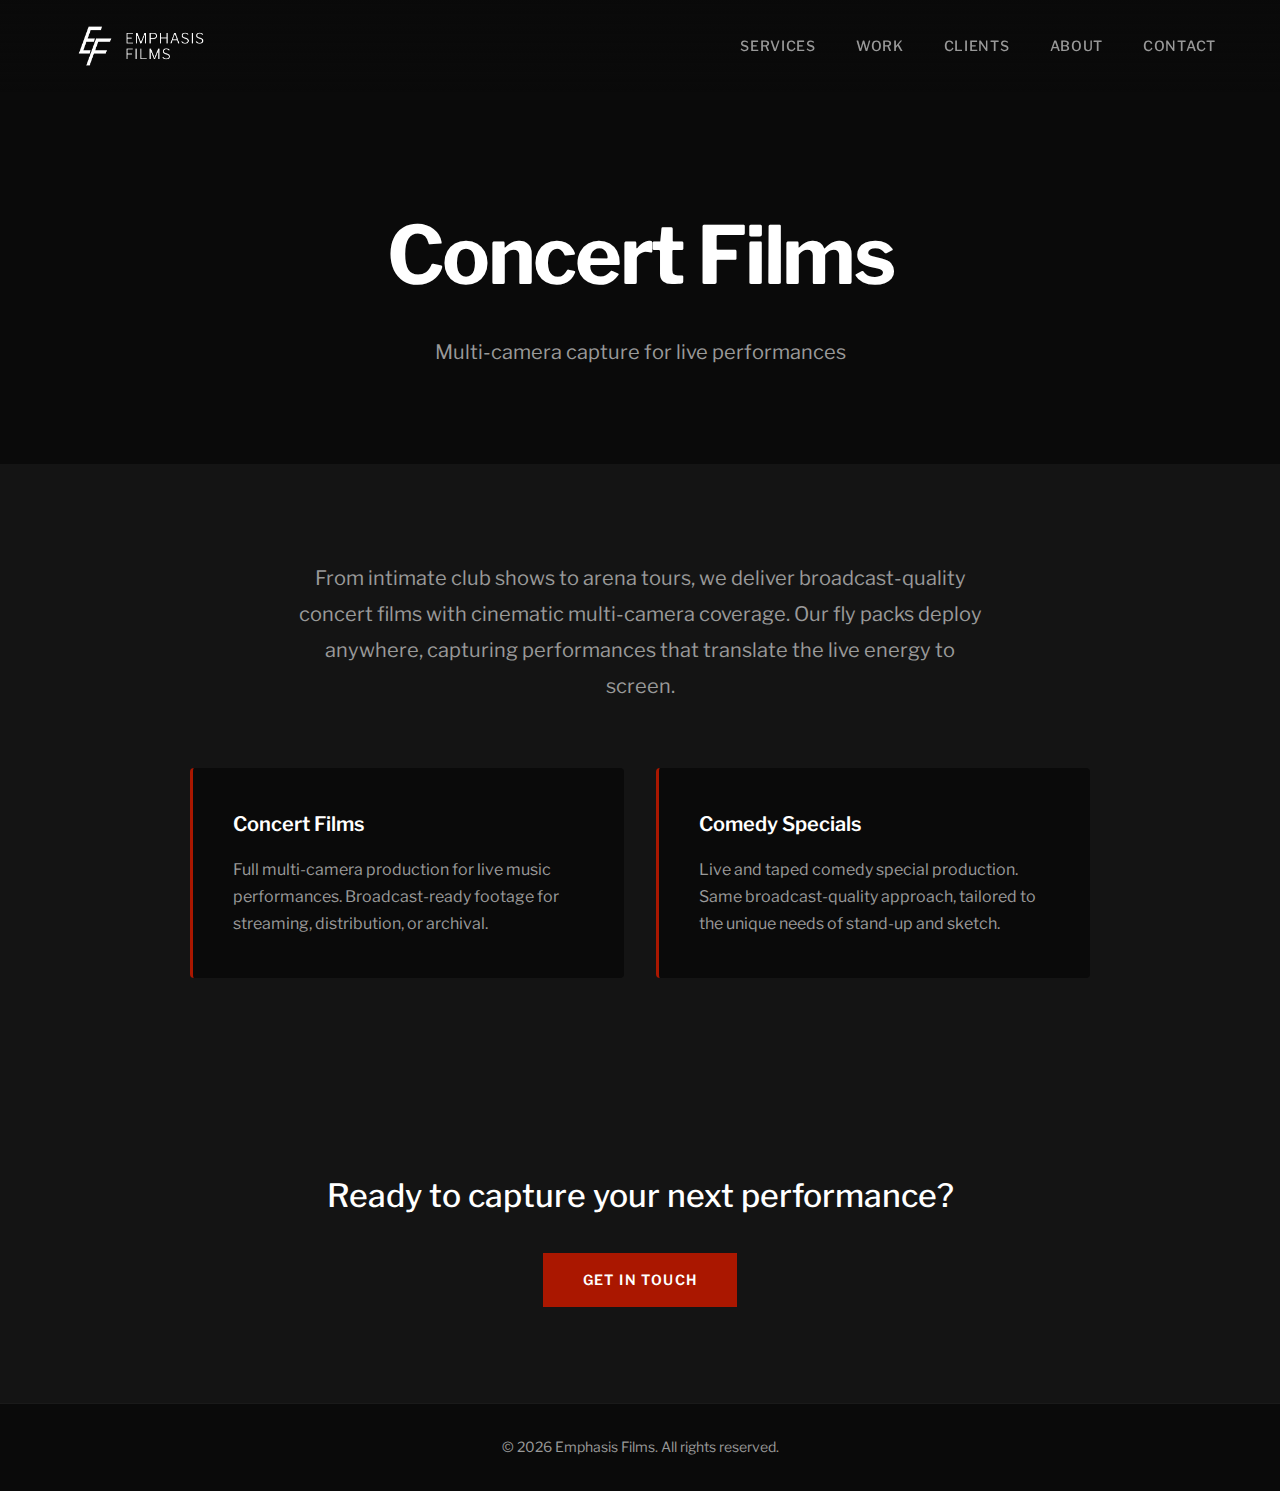
<file: services/concert-films.html>
<!DOCTYPE html>
<html lang="en">
<head>
    <meta charset="UTF-8">
    <meta name="viewport" content="width=device-width, initial-scale=1.0">
    <title>Concert Films | Emphasis Films</title>
    <meta name="description" content="Broadcast-quality multi-camera concert films and comedy specials. Capture your live performance with cinematic production.">
    <link rel="stylesheet" href="../css/style.css">
    <link rel="preconnect" href="https://fonts.googleapis.com">
    <link rel="preconnect" href="https://fonts.gstatic.com" crossorigin>
    <link href="https://fonts.googleapis.com/css2?family=Libre+Franklin:wght@300;400;500;600;700&display=swap" rel="stylesheet">
</head>
<body>
    <nav class="nav">
        <div class="nav-container">
            <a href="../index.html" class="logo"><img src="../assets/images/logo.png" alt="Emphasis Films"></a>
            <ul class="nav-links">
                <li><a href="../index.html#services">Services</a></li>
                <li><a href="../index.html#work">Work</a></li>
                <li><a href="../index.html#clients">Clients</a></li>
                <li><a href="../index.html#about">About</a></li>
                <li><a href="../index.html#contact">Contact</a></li>
            </ul>
            <button class="nav-toggle" aria-label="Toggle menu">
                <span></span>
                <span></span>
                <span></span>
            </button>
        </div>
    </nav>

    <header class="service-hero">
        <div class="container">
            <h1>Concert Films</h1>
            <p class="service-subtitle">Multi-camera capture for live performances</p>
        </div>
    </header>

    <section class="service-content">
        <div class="container">
            <div class="service-intro">
                <p>From intimate club shows to arena tours, we deliver broadcast-quality concert films with cinematic multi-camera coverage. Our fly packs deploy anywhere, capturing performances that translate the live energy to screen.</p>
            </div>

            <div class="service-offerings">
                <div class="offering">
                    <h3>Concert Films</h3>
                    <p>Full multi-camera production for live music performances. Broadcast-ready footage for streaming, distribution, or archival.</p>
                </div>
                <div class="offering">
                    <h3>Comedy Specials</h3>
                    <p>Live and taped comedy special production. Same broadcast-quality approach, tailored to the unique needs of stand-up and sketch.</p>
                </div>
            </div>
        </div>
    </section>

    <!-- HIDDEN: Uncomment when ready to add work samples
    <section class="service-work">
        <div class="container">
            <h2 class="section-title">Selected Work</h2>
            <div class="work-grid">
                <a href="#" class="work-item">
                    <div class="work-thumbnail">
                        <img src="../assets/images/project-01.jpg" alt="Project thumbnail">
                    </div>
                    <div class="work-info">
                        <h3>Artist Name</h3>
                        <span class="work-type">Concert Film</span>
                    </div>
                </a>
            </div>
        </div>
    </section>
    -->

    <section class="service-cta">
        <div class="container">
            <h2>Ready to capture your next performance?</h2>
            <a href="mailto:info@emphasisfilms.com" class="btn btn-primary">Get in Touch</a>
        </div>
    </section>

    <footer class="footer">
        <div class="container">
            <p>&copy; 2026 Emphasis Films. All rights reserved.</p>
        </div>
    </footer>

    <script src="../js/main.js"></script>
</body>
</html>
</file>
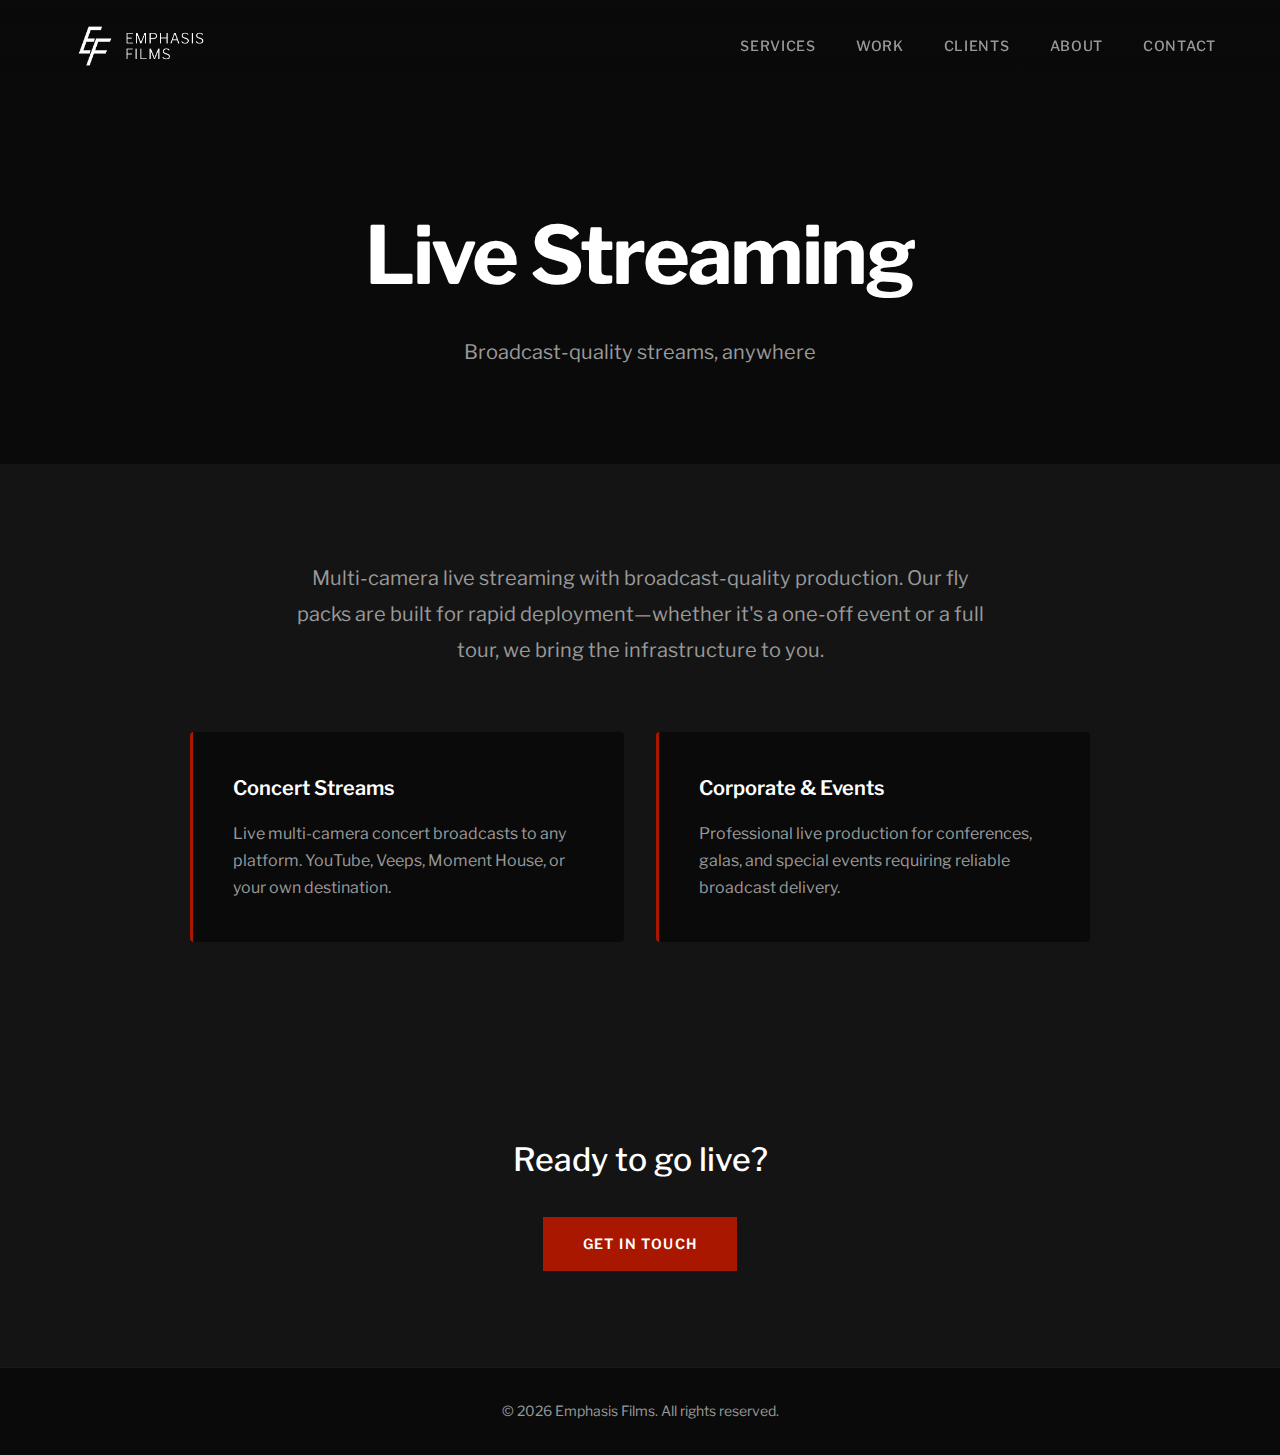
<file: services/live-streaming.html>
<!DOCTYPE html>
<html lang="en">
<head>
    <meta charset="UTF-8">
    <meta name="viewport" content="width=device-width, initial-scale=1.0">
    <title>Live Streaming | Emphasis Films</title>
    <meta name="description" content="Broadcast-quality live streaming with multi-camera coverage. Multiple fly packs ready to deploy anywhere.">
    <link rel="stylesheet" href="../css/style.css">
    <link rel="preconnect" href="https://fonts.googleapis.com">
    <link rel="preconnect" href="https://fonts.gstatic.com" crossorigin>
    <link href="https://fonts.googleapis.com/css2?family=Libre+Franklin:wght@300;400;500;600;700&display=swap" rel="stylesheet">
</head>
<body>
    <nav class="nav">
        <div class="nav-container">
            <a href="../index.html" class="logo"><img src="../assets/images/logo.png" alt="Emphasis Films"></a>
            <ul class="nav-links">
                <li><a href="../index.html#services">Services</a></li>
                <li><a href="../index.html#work">Work</a></li>
                <li><a href="../index.html#clients">Clients</a></li>
                <li><a href="../index.html#about">About</a></li>
                <li><a href="../index.html#contact">Contact</a></li>
            </ul>
            <button class="nav-toggle" aria-label="Toggle menu">
                <span></span>
                <span></span>
                <span></span>
            </button>
        </div>
    </nav>

    <header class="service-hero">
        <div class="container">
            <h1>Live Streaming</h1>
            <p class="service-subtitle">Broadcast-quality streams, anywhere</p>
        </div>
    </header>

    <section class="service-content">
        <div class="container">
            <div class="service-intro">
                <p>Multi-camera live streaming with broadcast-quality production. Our fly packs are built for rapid deployment—whether it's a one-off event or a full tour, we bring the infrastructure to you.</p>
            </div>

            <div class="service-offerings">
                <div class="offering">
                    <h3>Concert Streams</h3>
                    <p>Live multi-camera concert broadcasts to any platform. YouTube, Veeps, Moment House, or your own destination.</p>
                </div>
                <div class="offering">
                    <h3>Corporate & Events</h3>
                    <p>Professional live production for conferences, galas, and special events requiring reliable broadcast delivery.</p>
                </div>
            </div>
        </div>
    </section>

    <!-- HIDDEN: Uncomment when ready to add work samples
    <section class="service-work">
        <div class="container">
            <h2 class="section-title">Selected Work</h2>
            <div class="work-grid">
                <a href="#" class="work-item">
                    <div class="work-thumbnail">
                        <img src="../assets/images/project-01.jpg" alt="Project thumbnail">
                    </div>
                    <div class="work-info">
                        <h3>Artist Name</h3>
                        <span class="work-type">Live Stream</span>
                    </div>
                </a>
            </div>
        </div>
    </section>
    -->

    <section class="service-cta">
        <div class="container">
            <h2>Ready to go live?</h2>
            <a href="mailto:info@emphasisfilms.com" class="btn btn-primary">Get in Touch</a>
        </div>
    </section>

    <footer class="footer">
        <div class="container">
            <p>&copy; 2026 Emphasis Films. All rights reserved.</p>
        </div>
    </footer>

    <script src="../js/main.js"></script>
</body>
</html>
</file>
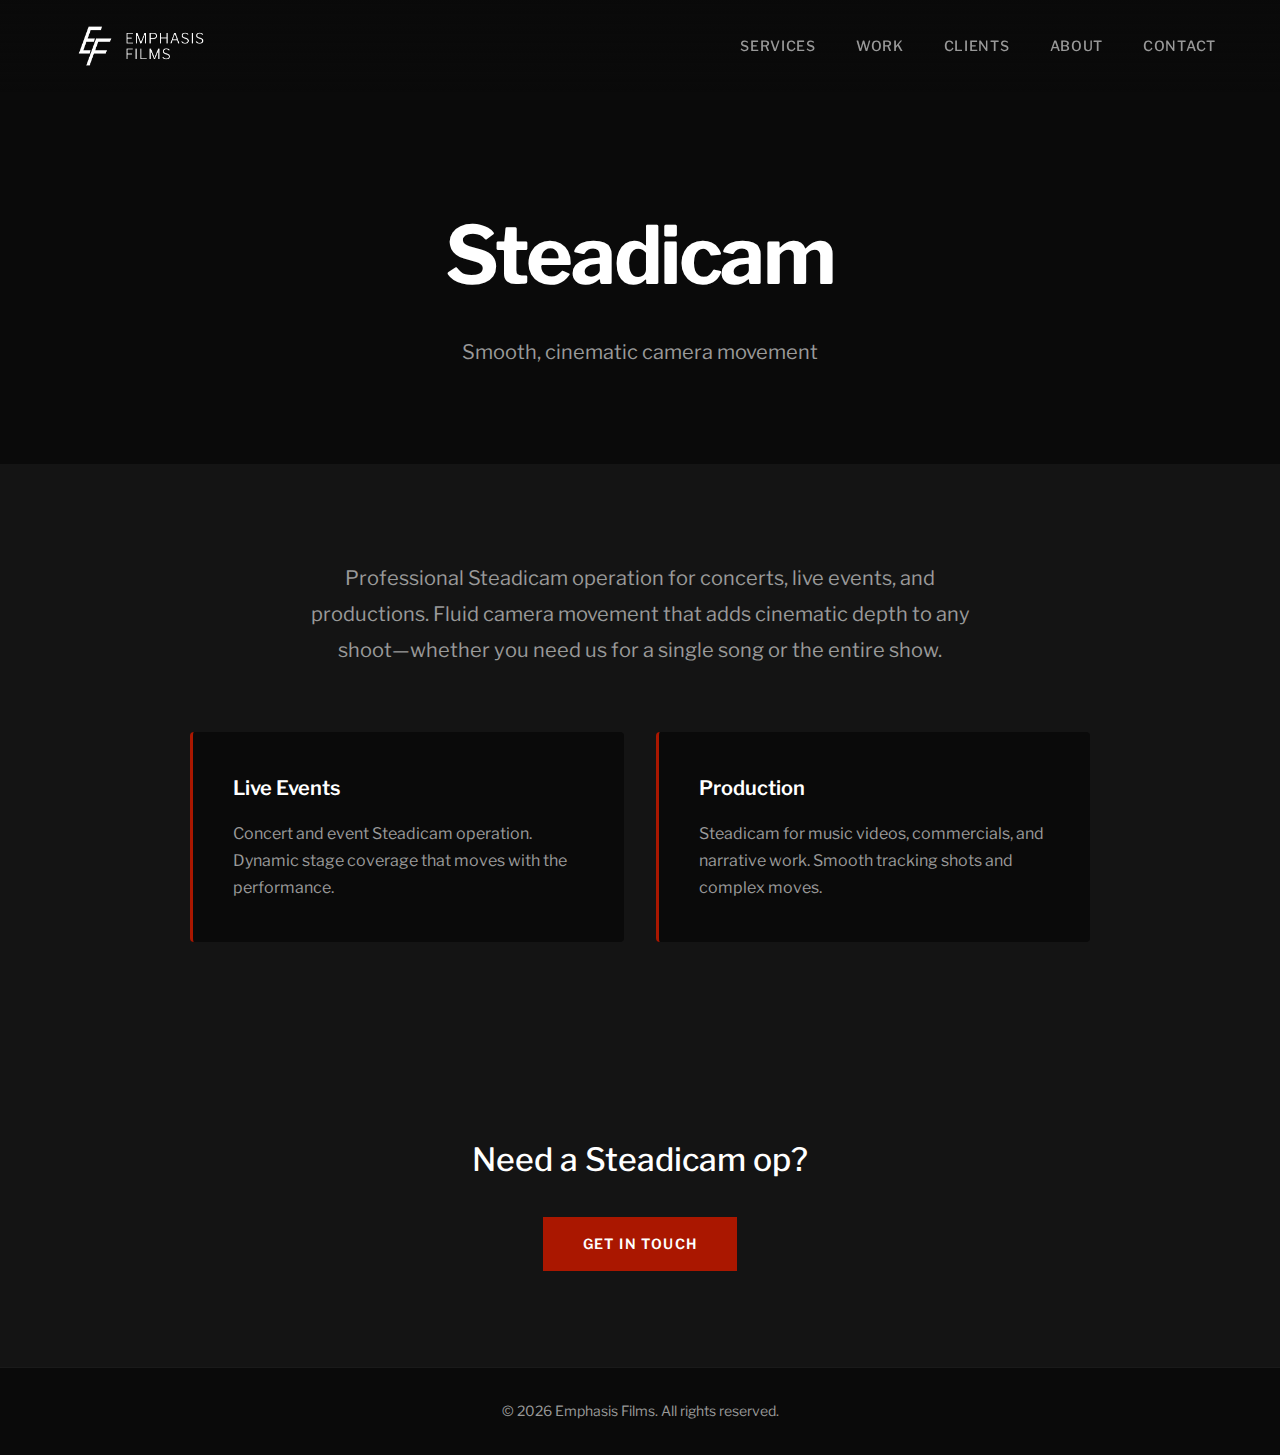
<file: services/steadicam.html>
<!DOCTYPE html>
<html lang="en">
<head>
    <meta charset="UTF-8">
    <meta name="viewport" content="width=device-width, initial-scale=1.0">
    <title>Steadicam | Emphasis Films</title>
    <meta name="description" content="Professional Steadicam operation for concerts, events, and productions. Smooth, cinematic camera movement.">
    <link rel="stylesheet" href="../css/style.css">
    <link rel="preconnect" href="https://fonts.googleapis.com">
    <link rel="preconnect" href="https://fonts.gstatic.com" crossorigin>
    <link href="https://fonts.googleapis.com/css2?family=Libre+Franklin:wght@300;400;500;600;700&display=swap" rel="stylesheet">
</head>
<body>
    <nav class="nav">
        <div class="nav-container">
            <a href="../index.html" class="logo"><img src="../assets/images/logo.png" alt="Emphasis Films"></a>
            <ul class="nav-links">
                <li><a href="../index.html#services">Services</a></li>
                <li><a href="../index.html#work">Work</a></li>
                <li><a href="../index.html#clients">Clients</a></li>
                <li><a href="../index.html#about">About</a></li>
                <li><a href="../index.html#contact">Contact</a></li>
            </ul>
            <button class="nav-toggle" aria-label="Toggle menu">
                <span></span>
                <span></span>
                <span></span>
            </button>
        </div>
    </nav>

    <header class="service-hero">
        <div class="container">
            <h1>Steadicam</h1>
            <p class="service-subtitle">Smooth, cinematic camera movement</p>
        </div>
    </header>

    <section class="service-content">
        <div class="container">
            <div class="service-intro">
                <p>Professional Steadicam operation for concerts, live events, and productions. Fluid camera movement that adds cinematic depth to any shoot—whether you need us for a single song or the entire show.</p>
            </div>

            <div class="service-offerings">
                <div class="offering">
                    <h3>Live Events</h3>
                    <p>Concert and event Steadicam operation. Dynamic stage coverage that moves with the performance.</p>
                </div>
                <div class="offering">
                    <h3>Production</h3>
                    <p>Steadicam for music videos, commercials, and narrative work. Smooth tracking shots and complex moves.</p>
                </div>
            </div>
        </div>
    </section>

    <!-- HIDDEN: Uncomment when ready to add work samples
    <section class="service-work">
        <div class="container">
            <h2 class="section-title">Selected Work</h2>
            <div class="work-grid">
                <a href="#" class="work-item">
                    <div class="work-thumbnail">
                        <img src="../assets/images/project-01.jpg" alt="Project thumbnail">
                    </div>
                    <div class="work-info">
                        <h3>Artist Name</h3>
                        <span class="work-type">Steadicam</span>
                    </div>
                </a>
            </div>
        </div>
    </section>
    -->

    <section class="service-cta">
        <div class="container">
            <h2>Need a Steadicam op?</h2>
            <a href="mailto:info@emphasisfilms.com" class="btn btn-primary">Get in Touch</a>
        </div>
    </section>

    <footer class="footer">
        <div class="container">
            <p>&copy; 2026 Emphasis Films. All rights reserved.</p>
        </div>
    </footer>

    <script src="../js/main.js"></script>
</body>
</html>
</file>
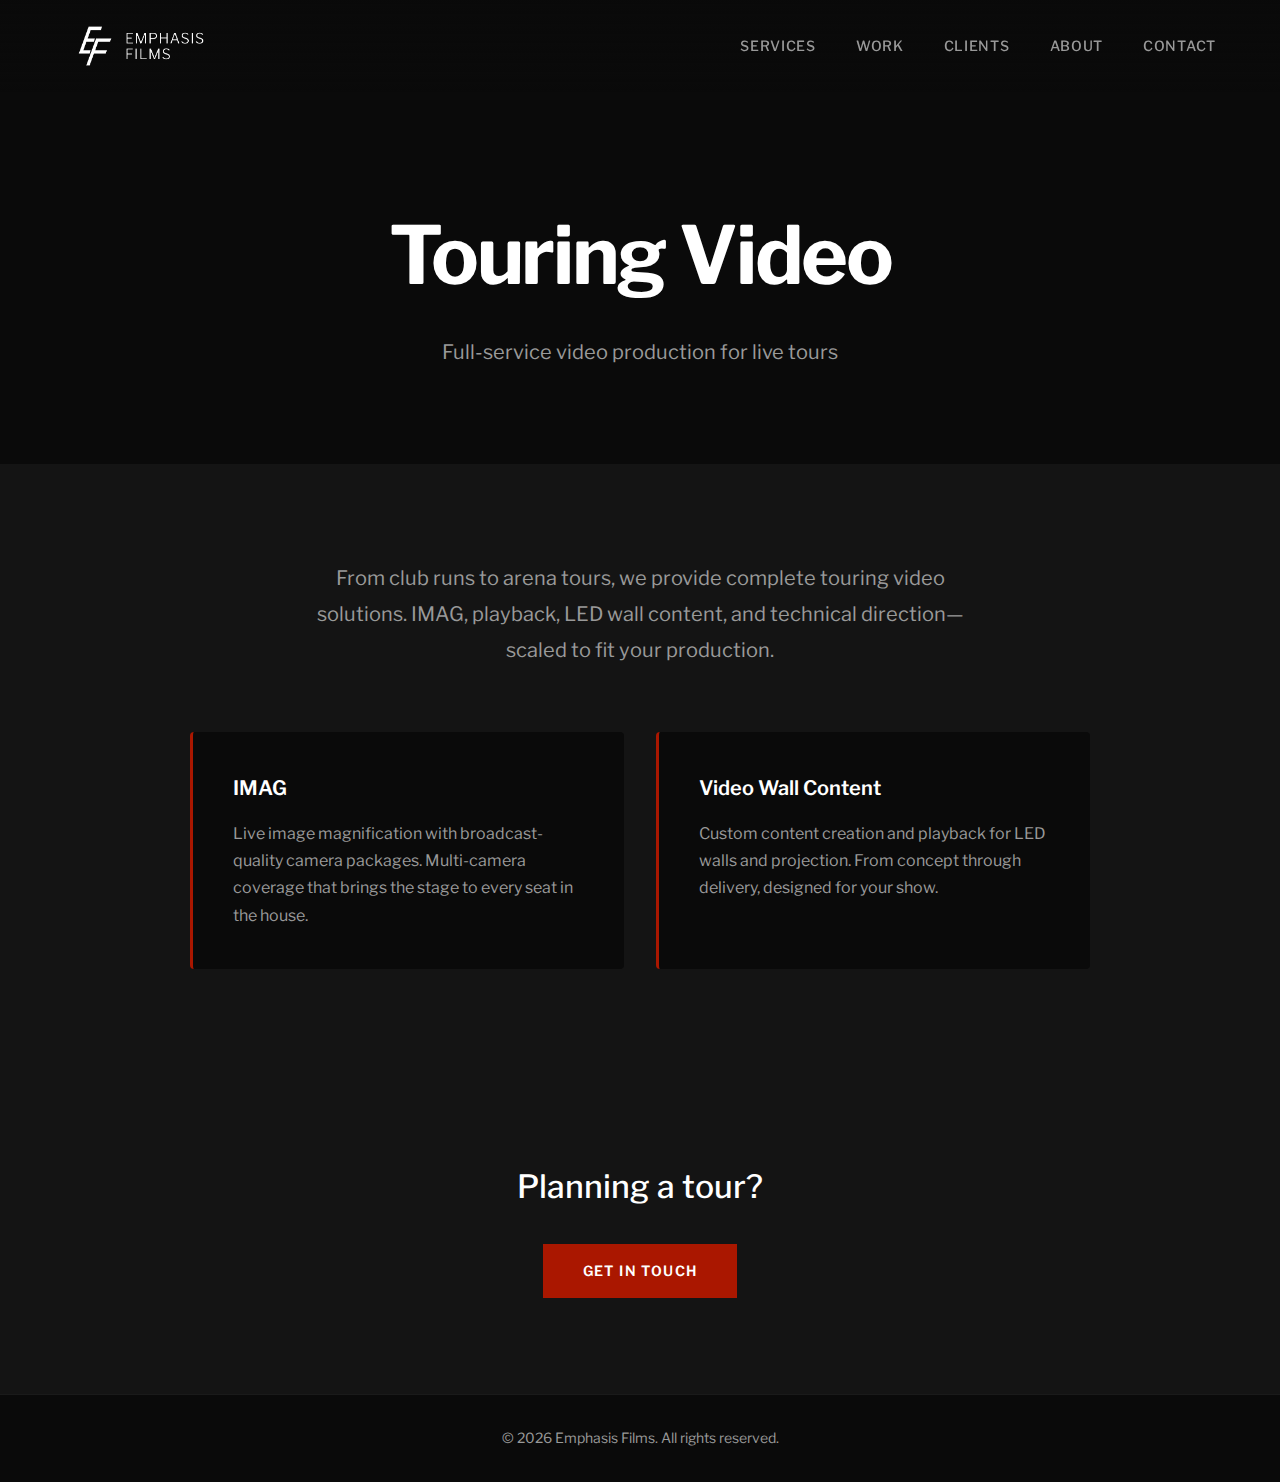
<file: services/touring-video.html>
<!DOCTYPE html>
<html lang="en">
<head>
    <meta charset="UTF-8">
    <meta name="viewport" content="width=device-width, initial-scale=1.0">
    <title>Touring Video | Emphasis Films</title>
    <meta name="description" content="Full-service touring video production. IMAG, video wall content, playback, and technical direction for tours of any size.">
    <link rel="stylesheet" href="../css/style.css">
    <link rel="preconnect" href="https://fonts.googleapis.com">
    <link rel="preconnect" href="https://fonts.gstatic.com" crossorigin>
    <link href="https://fonts.googleapis.com/css2?family=Libre+Franklin:wght@300;400;500;600;700&display=swap" rel="stylesheet">
</head>
<body>
    <nav class="nav">
        <div class="nav-container">
            <a href="../index.html" class="logo"><img src="../assets/images/logo.png" alt="Emphasis Films"></a>
            <ul class="nav-links">
                <li><a href="../index.html#services">Services</a></li>
                <li><a href="../index.html#work">Work</a></li>
                <li><a href="../index.html#clients">Clients</a></li>
                <li><a href="../index.html#about">About</a></li>
                <li><a href="../index.html#contact">Contact</a></li>
            </ul>
            <button class="nav-toggle" aria-label="Toggle menu">
                <span></span>
                <span></span>
                <span></span>
            </button>
        </div>
    </nav>

    <header class="service-hero">
        <div class="container">
            <h1>Touring Video</h1>
            <p class="service-subtitle">Full-service video production for live tours</p>
        </div>
    </header>

    <section class="service-content">
        <div class="container">
            <div class="service-intro">
                <p>From club runs to arena tours, we provide complete touring video solutions. IMAG, playback, LED wall content, and technical direction—scaled to fit your production.</p>
            </div>

            <div class="service-offerings">
                <div class="offering">
                    <h3>IMAG</h3>
                    <p>Live image magnification with broadcast-quality camera packages. Multi-camera coverage that brings the stage to every seat in the house.</p>
                </div>
                <div class="offering">
                    <h3>Video Wall Content</h3>
                    <p>Custom content creation and playback for LED walls and projection. From concept through delivery, designed for your show.</p>
                </div>
            </div>
        </div>
    </section>

    <!-- HIDDEN: Uncomment when ready to add work samples
    <section class="service-work">
        <div class="container">
            <h2 class="section-title">Selected Work</h2>
            <div class="work-grid">
                <a href="#" class="work-item">
                    <div class="work-thumbnail">
                        <img src="../assets/images/project-01.jpg" alt="Project thumbnail">
                    </div>
                    <div class="work-info">
                        <h3>Artist Name</h3>
                        <span class="work-type">Touring Video</span>
                    </div>
                </a>
            </div>
        </div>
    </section>
    -->

    <section class="service-cta">
        <div class="container">
            <h2>Planning a tour?</h2>
            <a href="mailto:info@emphasisfilms.com" class="btn btn-primary">Get in Touch</a>
        </div>
    </section>

    <footer class="footer">
        <div class="container">
            <p>&copy; 2026 Emphasis Films. All rights reserved.</p>
        </div>
    </footer>

    <script src="../js/main.js"></script>
</body>
</html>
</file>
<file: css/style.css>
/* ============================================
   EMPHASIS FILMS - Main Stylesheet
   ============================================ */

:root {
    --color-bg: #0a0a0a;
    --color-bg-light: #141414;
    --color-bg-lighter: #1a1a1a;
    --color-text: #ffffff;
    --color-text-muted: #999999;
    --color-accent: #AA1700;
    --color-accent-hover: #cc1c00;
    --font-main: 'Libre Franklin', -apple-system, BlinkMacSystemFont, sans-serif;
    --transition: 0.3s ease;
}

/* Reset & Base */
*, *::before, *::after {
    box-sizing: border-box;
    margin: 0;
    padding: 0;
}

html {
    scroll-behavior: smooth;
}

body {
    font-family: var(--font-main);
    background-color: var(--color-bg);
    color: var(--color-text);
    line-height: 1.6;
    -webkit-font-smoothing: antialiased;
}

a {
    color: inherit;
    text-decoration: none;
}

img {
    max-width: 100%;
    height: auto;
    display: block;
}

.container {
    max-width: 1200px;
    margin: 0 auto;
    padding: 0 24px;
}

.section-title {
    font-size: clamp(2rem, 5vw, 3rem);
    font-weight: 600;
    margin-bottom: 3rem;
    text-align: center;
    letter-spacing: -0.02em;
}

.section-title::after {
    content: '';
    display: block;
    width: 60px;
    height: 3px;
    background: var(--color-accent);
    margin: 1.5rem auto 0;
}

/* ============================================
   NAVIGATION
   ============================================ */

.nav {
    position: fixed;
    top: 0;
    left: 0;
    right: 0;
    z-index: 1000;
    padding: 1.5rem 0;
    background: linear-gradient(to bottom, rgba(10, 10, 10, 0.95), transparent);
    transition: background var(--transition);
}

.nav.scrolled {
    background: rgba(10, 10, 10, 0.98);
    backdrop-filter: blur(10px);
}

.nav-container {
    max-width: 1200px;
    margin: 0 auto;
    padding: 0 24px;
    display: flex;
    justify-content: space-between;
    align-items: center;
}

.logo {
    display: flex;
    align-items: center;
}

.logo img {
    height: 44px;
    width: auto;
}

.nav-links {
    display: flex;
    list-style: none;
    gap: 2.5rem;
}

.nav-links a {
    font-size: 0.875rem;
    font-weight: 500;
    text-transform: uppercase;
    letter-spacing: 0.05em;
    color: var(--color-text-muted);
    transition: color var(--transition);
}

.nav-links a:hover {
    color: var(--color-text);
}

.nav-toggle {
    display: none;
    flex-direction: column;
    gap: 5px;
    background: none;
    border: none;
    cursor: pointer;
    padding: 5px;
}

.nav-toggle span {
    width: 24px;
    height: 2px;
    background: var(--color-text);
    transition: var(--transition);
}

/* Mobile Nav */
@media (max-width: 768px) {
    .nav-toggle {
        display: flex;
    }

    .nav-links {
        position: fixed;
        top: 0;
        left: 0;
        right: 0;
        bottom: 0;
        background: var(--color-bg);
        flex-direction: column;
        justify-content: center;
        align-items: center;
        gap: 2rem;
        opacity: 0;
        visibility: hidden;
        transition: var(--transition);
    }

    .nav-links.active {
        opacity: 1;
        visibility: visible;
    }

    .nav-links a {
        font-size: 1.5rem;
    }
}

/* ============================================
   HERO
   ============================================ */

.hero {
    position: relative;
    height: 100vh;
    min-height: 600px;
    display: flex;
    align-items: center;
    justify-content: center;
    overflow: hidden;
}

.hero-video {
    position: absolute;
    top: 0;
    left: 0;
    width: 100%;
    height: 100%;
}

.hero-video video {
    width: 100%;
    height: 100%;
    object-fit: cover;
}

.hero-overlay {
    position: absolute;
    top: 0;
    left: 0;
    width: 100%;
    height: 100%;
    background: linear-gradient(
        to bottom,
        rgba(10, 10, 10, 0.4) 0%,
        rgba(10, 10, 10, 0.6) 50%,
        rgba(10, 10, 10, 0.95) 100%
    );
}

.hero-content {
    position: relative;
    z-index: 1;
    text-align: center;
    padding: 0 24px;
}

.hero-content-bottom {
    position: absolute;
    bottom: 8rem;
    left: 50%;
    transform: translateX(-50%);
}

.hero h1 {
    font-size: clamp(2.5rem, 8vw, 5rem);
    font-weight: 700;
    line-height: 1.1;
    letter-spacing: -0.03em;
    margin-bottom: 1.5rem;
}

.hero-subtitle {
    font-size: clamp(1rem, 2.5vw, 1.25rem);
    color: var(--color-text-muted);
    margin-bottom: 2.5rem;
    font-weight: 400;
}

.btn {
    display: inline-block;
    padding: 1rem 2.5rem;
    font-size: 0.875rem;
    font-weight: 600;
    text-transform: uppercase;
    letter-spacing: 0.1em;
    border: none;
    cursor: pointer;
    transition: var(--transition);
}

.btn-primary {
    background: var(--color-accent);
    color: var(--color-text);
}

.btn-primary:hover {
    background: var(--color-accent-hover);
    transform: translateY(-2px);
}

/* Scroll Indicator */
.scroll-indicator {
    position: absolute;
    bottom: 3rem;
    left: 50%;
    transform: translateX(-50%);
}

.scroll-indicator span {
    display: block;
    width: 24px;
    height: 40px;
    border: 2px solid rgba(255, 255, 255, 0.4);
    border-radius: 12px;
    position: relative;
}

.scroll-indicator span::before {
    content: '';
    position: absolute;
    top: 8px;
    left: 50%;
    transform: translateX(-50%);
    width: 4px;
    height: 8px;
    background: rgba(255, 255, 255, 0.6);
    border-radius: 2px;
    animation: scroll 2s ease-in-out infinite;
}

@keyframes scroll {
    0%, 100% { opacity: 1; top: 8px; }
    50% { opacity: 0.3; top: 18px; }
}

/* ============================================
   SERVICES
   ============================================ */

.services {
    padding: 8rem 0;
    background: var(--color-bg);
}

.services-grid {
    display: grid;
    grid-template-columns: repeat(auto-fit, minmax(260px, 1fr));
    gap: 2rem;
}

a.service-card {
    display: block;
    text-decoration: none;
    color: inherit;
}

.service-card {
    background: var(--color-bg-light);
    padding: 2rem;
    border-radius: 4px;
    transition: var(--transition);
    border: 1px solid transparent;
    text-align: center;
}

.service-card:hover {
    border-color: var(--color-accent);
    transform: translateY(-4px);
}

.service-icon {
    width: 40px;
    height: 40px;
    margin: 0 auto 1rem;
    color: var(--color-accent);
}

.service-icon svg {
    width: 100%;
    height: 100%;
}

.service-card h3 {
    font-size: 1.125rem;
    font-weight: 500;
    margin-bottom: 0;
    text-transform: uppercase;
    letter-spacing: 0.05em;
}

/* ============================================
   WORK / PORTFOLIO
   ============================================ */

.work {
    padding: 8rem 0;
    background: var(--color-bg-light);
}

.work-grid {
    display: grid;
    grid-template-columns: repeat(auto-fit, minmax(350px, 1fr));
    gap: 1.5rem;
}

@media (max-width: 400px) {
    .work-grid {
        grid-template-columns: 1fr;
    }
}

.work-item {
    position: relative;
    display: block;
    overflow: hidden;
    border-radius: 4px;
    aspect-ratio: 16 / 9;
    background: var(--color-bg-lighter);
}

.work-thumbnail {
    width: 100%;
    height: 100%;
}

.work-thumbnail img {
    width: 100%;
    height: 100%;
    object-fit: cover;
    transition: transform 0.5s ease;
}

.work-item:hover .work-thumbnail img {
    transform: scale(1.05);
}

.work-info {
    position: absolute;
    bottom: 0;
    left: 0;
    right: 0;
    padding: 3rem 1.25rem 1.25rem;
    background: linear-gradient(to top, rgba(10, 10, 10, 0.9), transparent);
}

.work-info h3 {
    font-size: 1.125rem;
    font-weight: 600;
    margin-bottom: 0.25rem;
}

.work-venue {
    font-size: 0.875rem;
    color: var(--color-text-muted);
}

.work-type {
    position: absolute;
    bottom: 1rem;
    right: 1rem;
    z-index: 10;
    font-size: 0.6875rem;
    font-weight: 600;
    color: var(--color-text);
    background: var(--color-accent);
    padding: 0.375rem 0.75rem;
    border-radius: 2px;
    text-transform: uppercase;
    letter-spacing: 0.05em;
    opacity: 0;
    transform: translateY(1rem);
    transition: all var(--transition);
}

.work-item:hover .work-type {
    opacity: 1;
    transform: translateY(0);
}

/* Always show type on touch devices */
@media (hover: none) {
    .work-type {
        opacity: 1;
        transform: translateY(0);
    }
}


/* ============================================
   CLIENTS
   ============================================ */

.clients {
    padding: 8rem 0;
    background: var(--color-bg);
    text-align: center;
}

.clients-intro {
    color: var(--color-text-muted);
    margin-bottom: 3rem;
    font-size: 1.125rem;
}

.clients-ticker {
    overflow: hidden;
    width: 100%;
    margin: 0 auto;
    -webkit-mask-image: linear-gradient(to right, transparent, black 10%, black 90%, transparent);
    mask-image: linear-gradient(to right, transparent, black 10%, black 90%, transparent);
}

.ticker-track {
    display: flex;
    align-items: center;
    gap: 4rem;
    width: max-content;
    animation: ticker 45s linear infinite;
}

.ticker-track:hover {
    animation-play-state: paused;
}

.ticker-track span {
    font-size: clamp(1rem, 2vw, 1.25rem);
    font-weight: 400;
    color: var(--color-text-muted);
    white-space: nowrap;
    transition: all var(--transition);
}

.ticker-track span:hover {
    color: var(--color-text);
}

.ticker-track span.featured {
    font-size: clamp(1.75rem, 4vw, 2.5rem);
    font-weight: 600;
    color: var(--color-text);
    padding: 0 1rem;
}

.ticker-track span.featured:hover {
    color: var(--color-accent);
}

.ticker-track img {
    height: clamp(1.5rem, 3vw, 2.25rem);
    width: auto;
    object-fit: contain;
    opacity: 0.85;
    transition: opacity var(--transition);
}

.ticker-track img:hover {
    opacity: 1;
}

.ticker-track img.featured {
    height: clamp(2rem, 4vw, 3rem);
}

@keyframes ticker {
    0% {
        transform: translateX(0);
    }
    100% {
        transform: translateX(-50%);
    }
}

/* ============================================
   ABOUT
   ============================================ */

.about {
    padding: 8rem 0;
    background: var(--color-bg-light);
}

.about-content {
    max-width: 800px;
    margin: 0 auto;
    text-align: center;
}

.about-subtitle {
    color: var(--color-accent);
    font-size: 1rem;
    font-weight: 500;
    text-transform: uppercase;
    letter-spacing: 0.15em;
    margin-bottom: 2rem;
}

.about-body {
    color: var(--color-text-muted);
    font-size: 1.125rem;
    line-height: 1.8;
    max-width: 600px;
    margin: 0 auto;
}

/* ============================================
   CONTACT
   ============================================ */

.contact {
    padding: 8rem 0;
    background: var(--color-bg);
    text-align: center;
}

.contact .section-title {
    margin-bottom: 1rem;
}

.contact-info {
    margin: 3rem 0;
    display: flex;
    flex-direction: column;
    align-items: center;
    gap: 1.5rem;
}

.contact-link {
    display: flex;
    align-items: center;
    gap: 0.75rem;
    font-size: 1.25rem;
    font-weight: 400;
    color: var(--color-text-muted);
    transition: color var(--transition);
    letter-spacing: 0.02em;
}

.contact-link:hover {
    color: var(--color-accent);
}

.contact-link svg {
    flex-shrink: 0;
    opacity: 0.6;
    transition: opacity var(--transition);
}

.contact-link:hover svg {
    opacity: 1;
}

@media (min-width: 600px) {
    .contact-info {
        flex-direction: row;
        justify-content: center;
        gap: 3rem;
    }
}

.contact-social {
    display: flex;
    justify-content: center;
    gap: 1.5rem;
    margin-top: 2rem;
}

.contact-social a {
    width: 24px;
    height: 24px;
    color: var(--color-text-muted);
    transition: color var(--transition);
}

.contact-social a:hover {
    color: var(--color-accent);
}

.contact-social svg {
    width: 100%;
    height: 100%;
}

/* ============================================
   FOOTER
   ============================================ */

.footer {
    padding: 2rem 0;
    background: var(--color-bg);
    border-top: 1px solid var(--color-bg-lighter);
    text-align: center;
}

.footer p {
    font-size: 0.875rem;
    color: var(--color-text-muted);
}

/* ============================================
   UTILITIES
   ============================================ */

/* Placeholder for missing images */
.work-thumbnail img[src=""],
.work-thumbnail img:not([src]) {
    background: var(--color-bg-lighter);
}

/* Smooth scroll offset for fixed nav */
section[id] {
    scroll-margin-top: 80px;
}

/* ============================================
   SERVICE PAGES
   ============================================ */

.service-hero {
    padding: 12rem 0 6rem;
    background: var(--color-bg);
    text-align: center;
}

.service-hero h1 {
    font-size: clamp(3rem, 8vw, 5rem);
    font-weight: 700;
    letter-spacing: -0.03em;
    margin-bottom: 1rem;
}

.service-subtitle {
    font-size: 1.25rem;
    color: var(--color-text-muted);
    font-weight: 400;
}

.service-content {
    padding: 6rem 0;
    background: var(--color-bg-light);
}

.service-intro {
    max-width: 700px;
    margin: 0 auto 4rem;
    text-align: center;
}

.service-intro p {
    font-size: 1.25rem;
    line-height: 1.8;
    color: var(--color-text-muted);
}

.service-offerings {
    display: grid;
    grid-template-columns: repeat(auto-fit, minmax(280px, 1fr));
    gap: 2rem;
    max-width: 900px;
    margin: 0 auto;
}

.offering {
    background: var(--color-bg);
    padding: 2.5rem;
    border-radius: 4px;
    border-left: 3px solid var(--color-accent);
}

.offering h3 {
    font-size: 1.25rem;
    font-weight: 600;
    margin-bottom: 1rem;
}

.offering p {
    color: var(--color-text-muted);
    line-height: 1.7;
}

.service-work {
    padding: 6rem 0;
    background: var(--color-bg);
}

.service-cta {
    padding: 6rem 0;
    background: var(--color-bg-light);
    text-align: center;
}

.service-cta h2 {
    font-size: clamp(1.5rem, 4vw, 2rem);
    font-weight: 500;
    margin-bottom: 2rem;
}
</file>
